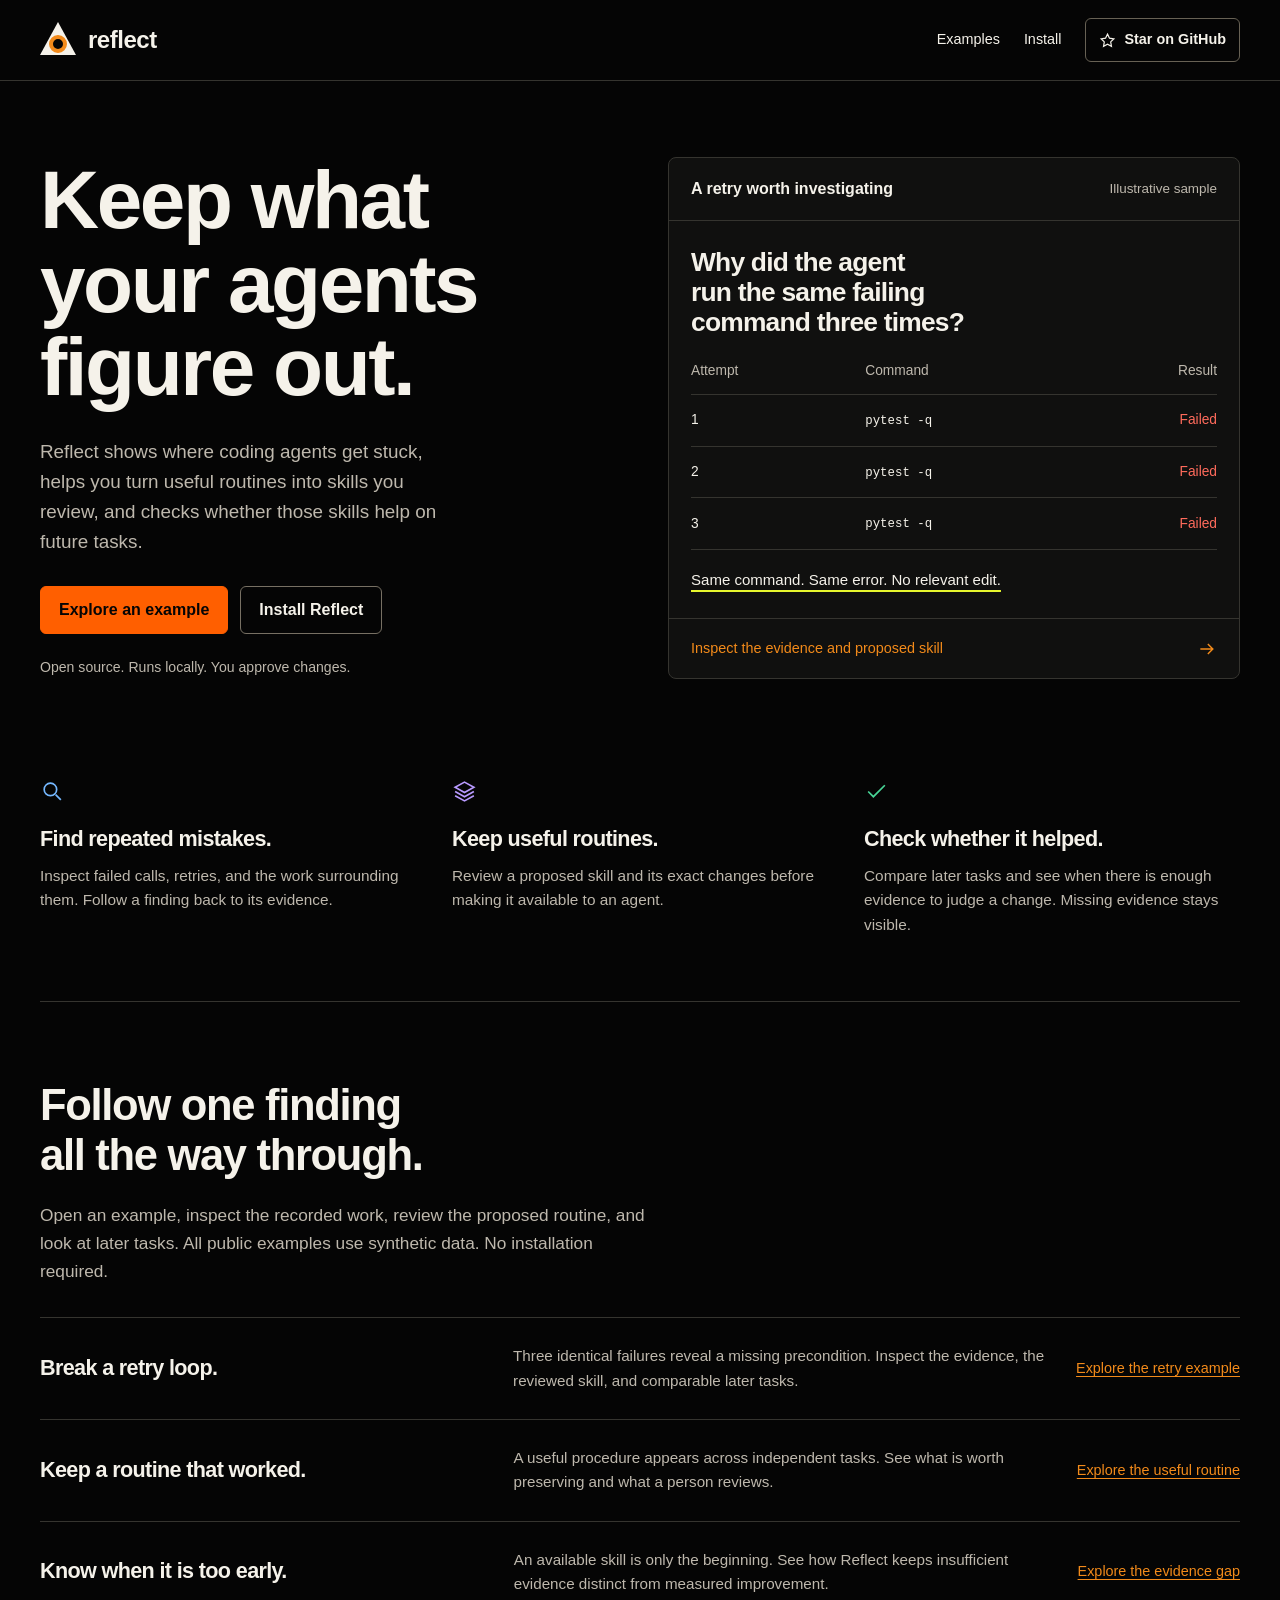
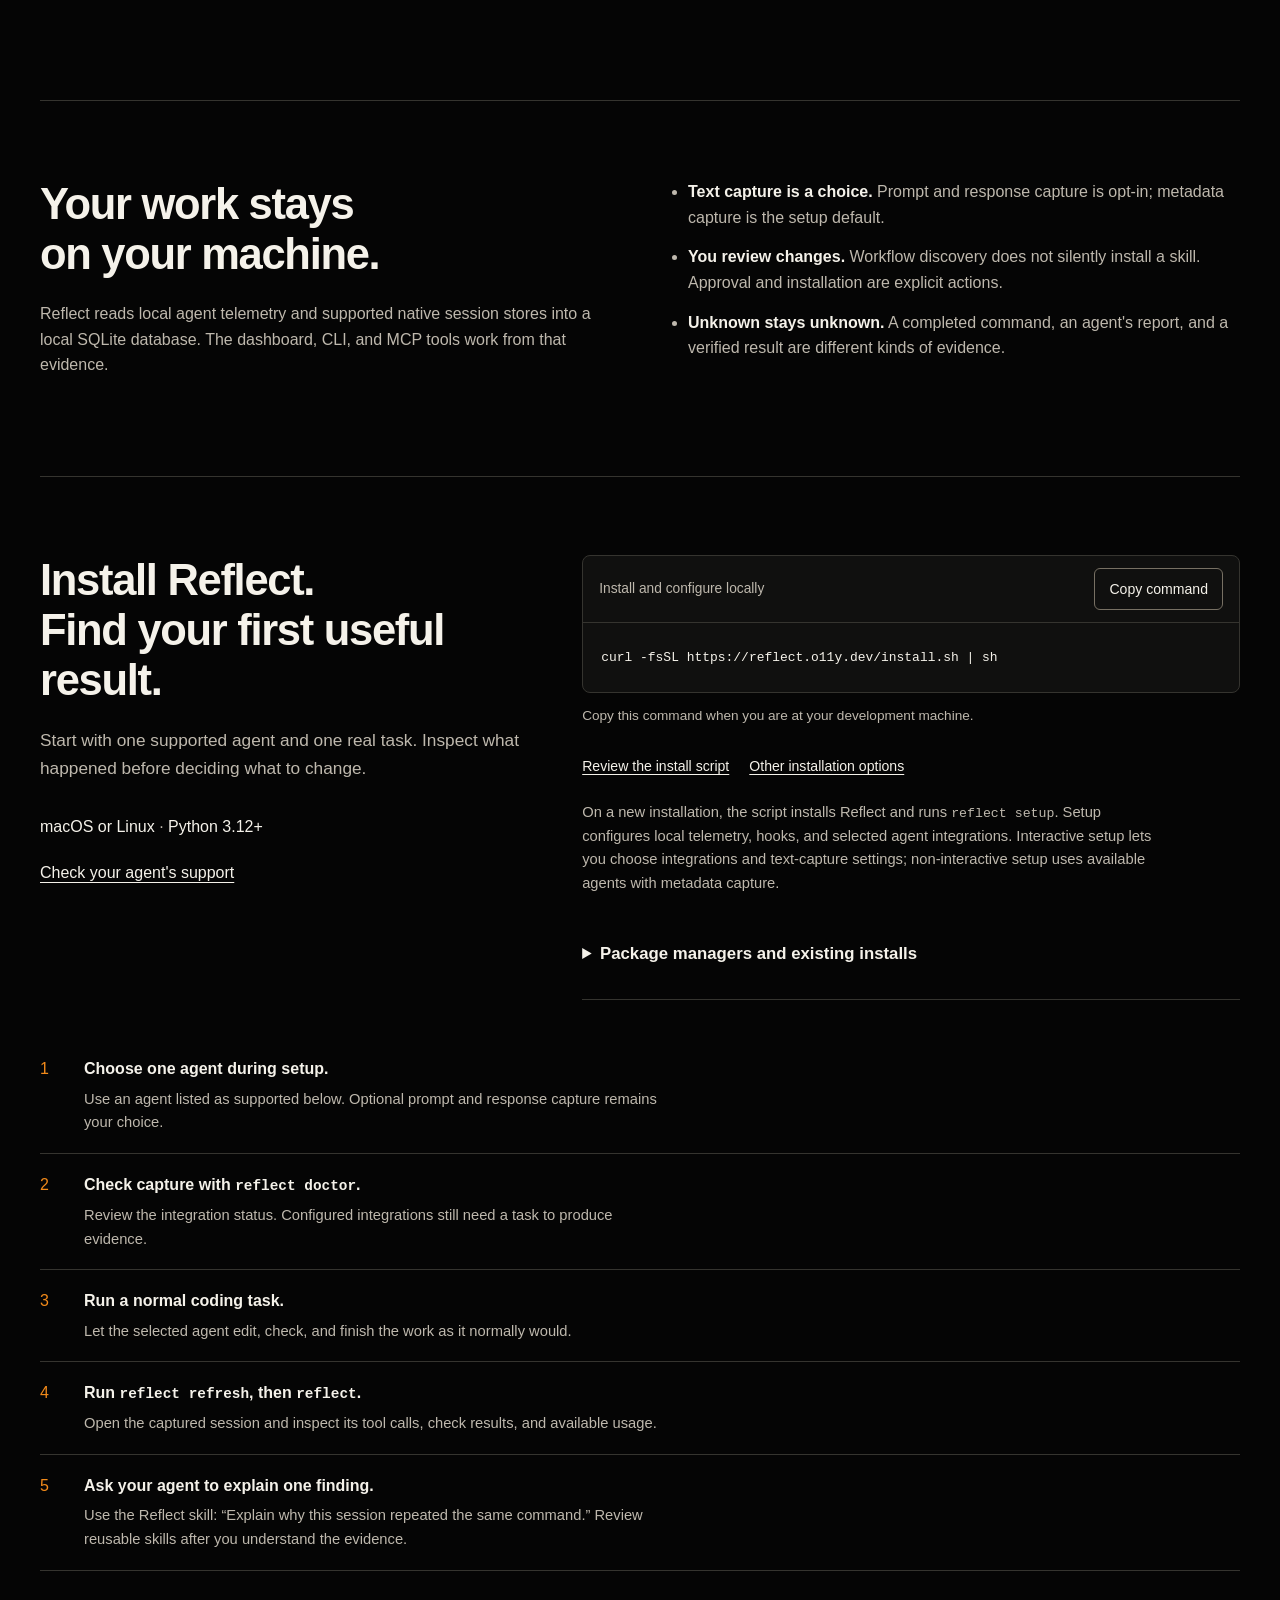
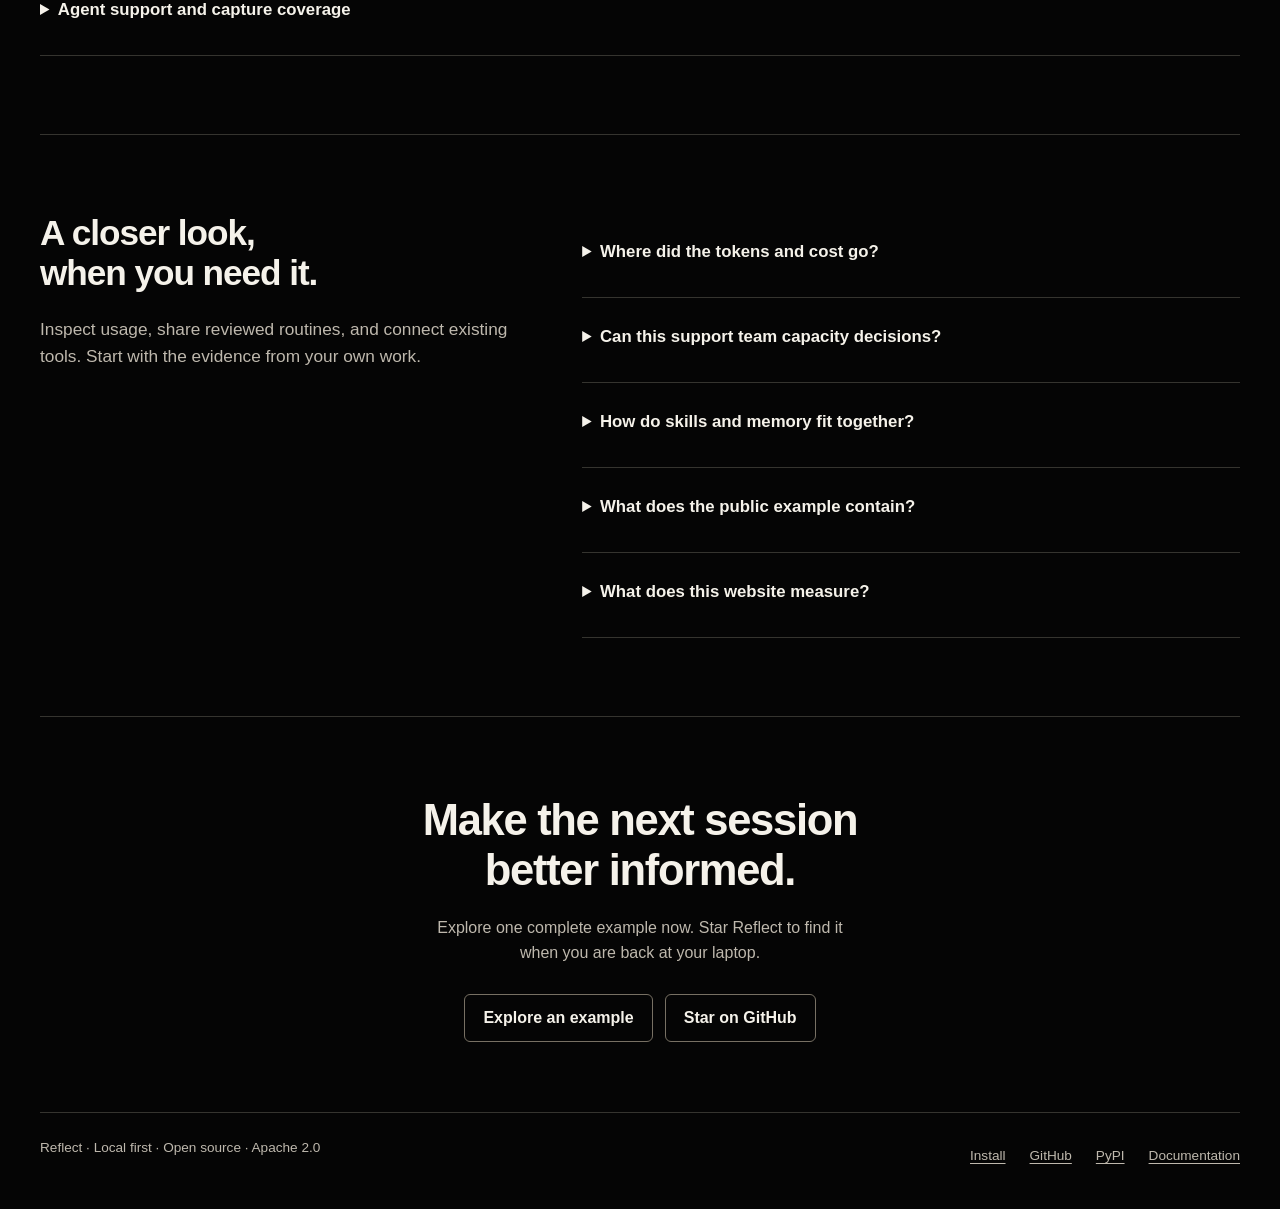
<file: docs/index.html>
<!DOCTYPE html>
<html lang="en">
<head>
  <meta charset="utf-8">
  <meta name="viewport" content="width=device-width, initial-scale=1">
  <title>Reflect — Keep what your agents figure out</title>
  <meta name="description" content="Find where coding agents get stuck, review useful routines as reusable skills, and check whether they help on future tasks. Open source and local first.">
  <link rel="canonical" href="https://reflect.o11y.dev/">
  <link rel="icon" type="image/svg+xml" href="favicon.svg">
  <meta name="color-scheme" content="dark">
  <meta name="theme-color" content="#050505">
  <meta property="og:type" content="website">
  <meta property="og:site_name" content="Reflect">
  <meta property="og:title" content="Keep what your agents figure out.">
  <meta property="og:description" content="Find repeated mistakes. Review reusable skills. Check whether they helped. Open source. Runs locally.">
  <meta property="og:url" content="https://reflect.o11y.dev/">
  <meta property="og:image" content="https://reflect.o11y.dev/og-image-v2.png">
  <meta property="og:image:type" content="image/png">
  <meta property="og:image:width" content="1200">
  <meta property="og:image:height" content="630">
  <meta property="og:image:alt" content="Reflect — see how agents work and improve what happens next.">
  <meta name="twitter:card" content="summary_large_image">
  <meta name="twitter:title" content="Keep what your agents figure out.">
  <meta name="twitter:description" content="Find repeated mistakes. Review reusable skills. Check whether they helped.">
  <meta name="twitter:image" content="https://reflect.o11y.dev/og-image-v2.png">
  <meta name="twitter:image:alt" content="Reflect — see how agents work and improve what happens next.">
  <script type="application/ld+json">
  {"@context":"https://schema.org","@graph":[
    {"@type":"SoftwareApplication","name":"Reflect","applicationCategory":"DeveloperApplication",
     "operatingSystem": "macOS, Linux","description":"Local-first coding-agent telemetry and evidence-backed workflow improvement.",
     "url":"https://reflect.o11y.dev/","downloadUrl":"https://reflect.o11y.dev/install.sh",
     "offers":{"@type":"Offer","price":"0","priceCurrency":"USD"},"license":"https://www.apache.org/licenses/LICENSE-2.0"},
    {"@type":"Organization","name":"o11y.dev","url":"https://o11y.dev/","sameAs":["https://github.com/o11y-dev"]}
  ]}
  </script>
  <script src="./assets/public-analytics.js" defer></script>
  <script src="./assets/landing.js" defer></script>
  <style>
    :root{color-scheme:dark;--bg:#050505;--panel:#10100f;--panel-2:#191917;--ink:#f5f2ea;--muted:#beb8ad;--line:#35342f;--orange:#f28a1a;--action:#ff5f00;--green:#48d597;--blue:#75b8ff;--purple:#b99aff;--yellow:#e7f72d;--red:#ff6b5c;--radius:8px}
    *{box-sizing:border-box}
    html{scroll-behavior:smooth;scrollbar-color:#5d574d var(--bg);-webkit-font-smoothing:antialiased}
    body{margin:0;background:var(--bg);color:var(--ink);font:16px/1.6 -apple-system,BlinkMacSystemFont,'SF Pro Text','Helvetica Neue',sans-serif}
    ::selection{background:var(--orange);color:var(--bg)}
    a{color:inherit;text-underline-offset:.24em;text-decoration-thickness:1px}
    a:hover{color:var(--orange)}
    a,button,summary{touch-action:manipulation}
    button{font:inherit;cursor:pointer}
    button:disabled{opacity:.65;cursor:wait}
    :focus-visible{outline:2px solid var(--orange);outline-offset:4px}
    [id]{scroll-margin-top:96px}
    h1,h2,h3{line-height:1.15;letter-spacing:-.03em;text-wrap:balance}
    h1{font-size:clamp(3.2rem,6.4vw,5.75rem);line-height:1.02;margin:0;max-width:12ch;font-weight:800}
    h2{font-size:clamp(2rem,3.4vw,3.25rem);margin:0 0 22px;max-width:24ch}
    h3{font-size:1.35rem;margin:0 0 12px}
    p{max-width:70ch;margin:0 0 20px}
    code{font-family:ui-monospace,SFMono-Regular,Menlo,Consolas,monospace;font-size:.9em;overflow-wrap:anywhere}
    .shell{width:min(1200px,calc(100% - 48px));margin:0 auto}
    .skip-link{position:fixed;left:16px;top:-100px;z-index:30;padding:10px 16px;background:var(--ink);color:var(--bg);border-radius:6px}
    .skip-link:focus{top:12px}
    .skip-link:hover{color:var(--bg)}
    .site-header{position:sticky;top:0;z-index:20;background:var(--bg);border-bottom:1px solid var(--line)}
    .nav{display:flex;align-items:center;justify-content:space-between;gap:20px;min-height:80px}
    .brand{display:inline-flex;align-items:center;gap:12px;text-decoration:none;color:var(--ink);font-size:1.5rem;font-weight:800;letter-spacing:-.02em}
    .brand:hover{color:var(--ink)}
    .mark{width:36px;height:36px;position:relative;display:inline-block;flex:none}
    .mark::before{content:"";position:absolute;inset:0;clip-path:polygon(50% 0,100% 92%,0 92%);background:var(--ink)}
    .mark::after{content:"";position:absolute;left:50%;top:60%;transform:translate(-50%,-50%);width:10px;height:10px;border:4px solid var(--orange);border-radius:50%;background:var(--bg)}
    .nav-links{display:flex;gap:24px;align-items:center;font-size:.9rem}
    .nav-links a{text-decoration:none;min-height:44px;display:inline-flex;align-items:center;gap:8px}
    .nav-star{border:1px solid #676154;border-radius:6px;padding:8px 13px;font-weight:650}
    .nav-star svg{width:17px;height:17px;fill:none;stroke:currentColor;stroke-width:1.7}
    .hero{display:grid;grid-template-columns:1fr 1fr;gap:56px;align-items:center;padding:76px 0 64px}
    .lede{font-size:1.18rem;color:var(--muted);margin:28px 0;max-width:38ch;line-height:1.6}
    .actions{display:flex;gap:12px;flex-wrap:wrap;align-items:center}
    .button{display:inline-flex;justify-content:center;align-items:center;gap:9px;min-height:48px;border:1px solid #777063;padding:10px 18px;border-radius:6px;background:transparent;color:var(--ink);font-weight:650;text-decoration:none;transition:background-color .16s ease,border-color .16s ease}
    .button:hover{color:var(--ink);background:var(--panel-2);border-color:var(--ink)}
    .button-primary{background:var(--action);color:var(--bg);border-color:var(--action)}
    .button-primary:hover{background:#ff7933;border-color:#ff7933;color:var(--bg)}
    .trust-line{margin:22px 0 0;color:var(--muted);font-size:.88rem}
    .example{background:var(--panel);border:1px solid var(--line);border-radius:var(--radius);overflow:hidden}
    .example-heading{display:flex;justify-content:space-between;align-items:center;gap:16px;padding:18px 22px;border-bottom:1px solid var(--line);font-size:.84rem;color:var(--muted)}
    .example-heading strong{color:var(--ink);font-size:1rem}
    .example-body{padding:26px 22px}
    .example-body h2{font-size:1.65rem;margin-bottom:22px;max-width:25ch}
    .evidence-table{border-collapse:collapse;width:100%;font-variant-numeric:tabular-nums;text-align:left;font-size:.86rem}
    .evidence-table th{color:var(--muted);font-weight:500;padding:0 10px 12px 0;border-bottom:1px solid var(--line)}
    .evidence-table td{padding:14px 10px 14px 0;border-bottom:1px solid var(--line);white-space:nowrap}
    .evidence-table td:last-child,.evidence-table th:last-child{text-align:right;padding-right:0}
    .failed{color:var(--red)}
    .finding{margin:18px 0 0;font-size:.94rem;color:var(--ink)}
    .finding strong{text-decoration:underline;text-decoration-color:var(--yellow);text-underline-offset:5px;text-decoration-thickness:2px;font-weight:500}
    .example-link{display:flex;align-items:center;justify-content:space-between;gap:12px;padding:18px 22px;border-top:1px solid var(--line);font-size:.9rem;text-decoration:none;color:var(--orange)}
    .example-link:hover{background:var(--panel-2)}
    .example-link svg{width:20px;height:20px;fill:none;stroke:currentColor;stroke-width:1.7;flex:none}
    .benefits{display:grid;grid-template-columns:repeat(3,1fr);gap:36px;padding:36px 0 64px;border-bottom:1px solid var(--line)}
    .benefit svg{width:25px;height:25px;stroke:currentColor;stroke-width:1.6;fill:none;margin-bottom:15px}
    .benefit p{color:var(--muted);font-size:.96rem;margin:0}
    .evidence-color{color:var(--blue)}.skill-color{color:var(--purple)}.pass-color{color:var(--green)}
    .section{padding:78px 0;border-bottom:1px solid var(--line)}
    .section-intro{color:var(--muted);font-size:1.08rem;max-width:63ch;margin-bottom:32px}
    .story-list{display:grid;gap:0}
    .story{display:grid;grid-template-columns:minmax(0,1fr) minmax(0,1.2fr) auto;gap:24px;align-items:center;padding:26px 0;border-top:1px solid var(--line)}
    .story h3{margin:0}.story p{margin:0;color:var(--muted);font-size:.95rem}
    .story a{color:var(--orange);font-size:.9rem;white-space:nowrap;padding:10px 0}
    .picture{margin:36px 0 0}.picture img{display:block;width:100%;height:auto;border:1px solid var(--line);border-radius:var(--radius)}
    .picture figcaption{margin-top:12px;font-size:.85rem;color:var(--muted)}
    .privacy{display:grid;grid-template-columns:1fr 1fr;gap:56px}
    .privacy p{color:var(--muted)}
    .privacy ul{margin:0;padding-left:20px;color:var(--muted)}
    .privacy li{margin-bottom:14px}.privacy strong{color:var(--ink);font-weight:600}
    .install-grid{display:grid;grid-template-columns:.85fr 1.15fr;gap:56px;align-items:start}
    .compatibility{color:var(--ink);font-size:1rem}.compatibility span{color:var(--muted)}
    .terminal{background:var(--panel);border:1px solid var(--line);border-radius:var(--radius);overflow:hidden}
    .terminal-head{display:flex;align-items:center;justify-content:space-between;gap:12px;padding:12px 16px;border-bottom:1px solid var(--line);color:var(--muted);font-size:.86rem}
    .copy-button{padding:8px 14px;min-height:42px;border:1px solid #777063;border-radius:6px;background:transparent;color:var(--ink);font-size:.88rem}
    .copy-button:hover{background:var(--panel-2);border-color:var(--ink)}
    .terminal pre{margin:0;padding:22px 18px;white-space:pre-wrap;overflow-wrap:anywhere;line-height:1.7;font-size:.9rem}
    .copy-status{font-size:.85rem;min-height:2.8em;margin:12px 0;color:var(--muted)}
    .install-links{display:flex;gap:20px;flex-wrap:wrap;font-size:.88rem}
    .setup-note{margin-top:24px;color:var(--muted);font-size:.92rem}
    .first-use{margin:38px 0 0;padding:0;list-style:none;counter-reset:step;display:grid;gap:0}
    .first-use li{counter-increment:step;display:grid;grid-template-columns:30px 1fr;gap:14px;padding:18px 0;border-bottom:1px solid var(--line)}
    .first-use li::before{content:counter(step);color:var(--orange);font-variant-numeric:tabular-nums}
    .first-use strong{display:block;font-weight:600}.first-use p{font-size:.92rem;color:var(--muted);margin:6px 0 0}
    details{border-bottom:1px solid var(--line);padding:20px 0}
    summary{cursor:pointer;font-size:1.05rem;font-weight:600;padding:6px 0;min-height:44px}
    details>p,details>div{margin:16px 0 4px;color:var(--muted)}
    .support-wrap{overflow-x:auto}
    .support-table{width:100%;border-collapse:collapse;text-align:left;font-size:.9rem;min-width:540px}
    .support-table th{color:var(--ink);font-weight:600}.support-table th,.support-table td{border-bottom:1px solid var(--line);padding:12px 14px 12px 0;vertical-align:top}
    .support-table th:first-child{width:26%}.support-table td:nth-child(2){white-space:nowrap}
    .advanced{display:grid;grid-template-columns:.85fr 1.15fr;gap:56px}.advanced h2{font-size:2.2rem}
    .closing{padding:78px 0 70px;text-align:center}.closing h2{margin:0 auto 20px;max-width:24ch}.closing p{margin:0 auto 28px;color:var(--muted);max-width:48ch}.closing .actions{justify-content:center}
    footer{display:flex;justify-content:space-between;gap:24px;flex-wrap:wrap;padding:24px 0 38px;border-top:1px solid var(--line);font-size:.85rem;color:var(--muted)}
    footer nav{display:flex;gap:24px;flex-wrap:wrap}footer a{padding:8px 0}
    @media(max-width:1000px){.hero{gap:30px}h1{font-size:clamp(3.2rem,6vw,5rem)}.nav-links{gap:16px}.privacy,.install-grid,.advanced{gap:32px}.story{grid-template-columns:1fr 1.2fr}.story a{grid-column:2}}
    @media(max-width:760px){.shell{width:calc(100% - 36px)}.nav{min-height:70px}.nav-links{gap:12px}.nav-detail{display:none!important}.nav-star{font-size:.82rem;padding:8px 10px}.brand{font-size:1.25rem;gap:8px}.mark{width:30px;height:30px}.mark::after{width:8px;height:8px;border-width:3px}.hero{grid-template-columns:1fr;padding:46px 0 30px;gap:36px}h1{font-size:clamp(3.1rem,11.8vw,5rem);max-width:13ch}.lede{max-width:42ch;font-size:1.08rem}.hero .actions{gap:10px}.hero .button{font-size:.94rem;padding:11px 14px}.benefits{grid-template-columns:1fr;gap:28px;padding:22px 0 42px}.benefit{display:grid;grid-template-columns:28px 1fr;column-gap:16px}.benefit svg{grid-row:1/3;margin:1px 0}.benefit p{grid-column:2}.benefit h3{margin-bottom:8px}.section{padding:48px 0}.story{grid-template-columns:1fr;gap:12px}.story a{grid-column:auto;justify-self:start}.privacy,.install-grid,.advanced{grid-template-columns:1fr;gap:24px}.install-grid h2{margin-bottom:18px}.first-use{margin-top:24px}.closing{padding:48px 0}.closing h2{font-size:2.3rem}footer{gap:10px}footer nav{gap:18px}.example-body{padding:24px 18px}.example-heading,.example-link{padding:16px 18px}.example-heading{gap:10px}.example-body h2{font-size:1.55rem}.evidence-table{font-size:.81rem}.finding{font-size:.9rem}}
    @media(prefers-reduced-motion:reduce){html{scroll-behavior:auto}*,*::before,*::after{transition:none!important;animation:none!important}}
  </style>
</head>
<body>
  <a class="skip-link" href="#main-content">Skip to main content</a>
  <header class="site-header">
    <div class="shell">
      <nav class="nav" aria-label="Primary navigation">
        <a class="brand" href="./" aria-label="Reflect home"><span class="mark" aria-hidden="true"></span><span translate="no">reflect</span></a>
        <div class="nav-links">
          <a class="nav-detail" href="#examples">Examples</a>
          <a class="nav-detail" href="#install">Install</a>
          <a class="nav-star" href="https://github.com/o11y-dev/reflect" data-public-event="github_click" data-placement="header"><svg viewBox="0 0 24 24" aria-hidden="true"><path d="m12 3 2.8 5.7 6.2.9-4.5 4.4 1.1 6.2-5.6-3-5.6 3 1.1-6.2L3 9.6l6.2-.9Z"/></svg>Star on GitHub</a>
        </div>
      </nav>
    </div>
  </header>
  <main id="main-content">
    <div class="shell">
      <section class="hero" aria-labelledby="hero-title">
        <div>
          <h1 id="hero-title">Keep what your agents figure out.</h1>
          <p class="lede">Reflect shows where coding agents get stuck, helps you turn useful routines into skills you review, and checks whether those skills help on future tasks.</p>
          <div class="actions">
            <a class="button button-primary" href="./report.html?report=reports/showcase.json" data-public-event="example_open" data-scenario="retry-recovery" data-placement="landing-hero">Explore an example</a>
            <a class="button" href="#install">Install Reflect</a>
          </div>
          <p class="trust-line">Open source. Runs locally. You approve changes.</p>
        </div>
        <aside class="example" aria-label="Illustrative retry example">
          <div class="example-heading"><strong>A retry worth investigating</strong><span>Illustrative sample</span></div>
          <div class="example-body">
            <h2>Why did the agent run the same failing command three times?</h2>
            <table class="evidence-table">
              <caption style="position:absolute;width:1px;height:1px;overflow:hidden;clip-path:inset(50%)">Synthetic command attempts, each returning ModuleNotFoundError</caption>
              <thead><tr><th scope="col">Attempt</th><th scope="col">Command</th><th scope="col">Result</th></tr></thead>
              <tbody>
                <tr><td>1</td><td><code>pytest -q</code></td><td class="failed">Failed</td></tr>
                <tr><td>2</td><td><code>pytest -q</code></td><td class="failed">Failed</td></tr>
                <tr><td>3</td><td><code>pytest -q</code></td><td class="failed">Failed</td></tr>
              </tbody>
            </table>
            <p class="finding"><strong>Same command. Same error. No relevant edit.</strong></p>
          </div>
          <a class="example-link" href="./report.html?report=reports/showcase.json" data-public-event="example_open" data-scenario="retry-recovery" data-placement="example"><span>Inspect the evidence and proposed skill</span><svg viewBox="0 0 24 24" aria-hidden="true"><path d="M4 12h15m-6-6 6 6-6 6"/></svg></a>
        </aside>
      </section>
      <section class="benefits" aria-label="What Reflect helps you do">
        <article class="benefit">
          <svg class="evidence-color" viewBox="0 0 24 24" aria-hidden="true"><circle cx="10" cy="10" r="6"/><path d="m15 15 5 5"/></svg>
          <h3>Find repeated mistakes.</h3><p>Inspect failed calls, retries, and the work surrounding them. Follow a finding back to its evidence.</p>
        </article>
        <article class="benefit">
          <svg class="skill-color" viewBox="0 0 24 24" aria-hidden="true"><path d="m12 3 9 5-9 5-9-5 9-5Zm-9 9 9 5 9-5M3 16l9 5 9-5"/></svg>
          <h3>Keep useful routines.</h3><p>Review a proposed skill and its exact changes before making it available to an agent.</p>
        </article>
        <article class="benefit">
          <svg class="pass-color" viewBox="0 0 24 24" aria-hidden="true"><path d="m4 12 5 5L20 6"/></svg>
          <h3>Check whether it helped.</h3><p>Compare later tasks and see when there is enough evidence to judge a change. Missing evidence stays visible.</p>
        </article>
      </section>

      <section class="section" id="examples" aria-labelledby="examples-title">
        <h2 id="examples-title">Follow one finding all the way through.</h2>
        <p class="section-intro">Open an example, inspect the recorded work, review the proposed routine, and look at later tasks. All public examples use synthetic data. No installation required.</p>
        <div class="story-list">
          <article class="story"><h3>Break a retry loop.</h3><p>Three identical failures reveal a missing precondition. Inspect the evidence, the reviewed skill, and comparable later tasks.</p><a href="./report.html?report=reports/showcase.json&amp;example=retry-recovery" data-public-event="example_open" data-scenario="retry-recovery" data-placement="example">Explore the retry example</a></article>
          <article class="story"><h3>Keep a routine that worked.</h3><p>A useful procedure appears across independent tasks. See what is worth preserving and what a person reviews.</p><a href="./report.html?report=reports/showcase.json&amp;example=preserve-routine" data-public-event="example_open" data-scenario="preserve-routine" data-placement="example">Explore the useful routine</a></article>
          <article class="story"><h3>Know when it is too early.</h3><p>An available skill is only the beginning. See how Reflect keeps insufficient evidence distinct from measured improvement.</p><a href="./report.html?report=reports/showcase.json&amp;example=insufficient-evidence" data-public-event="example_open" data-scenario="insufficient-evidence" data-placement="example">Explore the evidence gap</a></article>
        </div>
      </section>

      <section class="section privacy" aria-labelledby="privacy-title">
        <div><h2 id="privacy-title">Your work stays on your machine.</h2><p>Reflect reads local agent telemetry and supported native session stores into a local SQLite database. The dashboard, CLI, and MCP tools work from that evidence.</p></div>
        <ul>
          <li><strong>Text capture is a choice.</strong> Prompt and response capture is opt-in; metadata capture is the setup default.</li>
          <li><strong>You review changes.</strong> Workflow discovery does not silently install a skill. Approval and installation are explicit actions.</li>
          <li><strong>Unknown stays unknown.</strong> A completed command, an agent's report, and a verified result are different kinds of evidence.</li>
        </ul>
      </section>

      <section class="section" id="install" aria-labelledby="install-title">
        <div class="install-grid">
          <div>
            <h2 id="install-title">Install Reflect.<br>Find your first useful result.</h2>
            <p class="section-intro">Start with one supported agent and one real task. Inspect what happened before deciding what to change.</p>
            <p class="compatibility">macOS or Linux <span>·</span> Python 3.12+</p>
            <a href="#agent-support">Check your agent's support</a>
          </div>
          <div>
            <div class="terminal">
              <div class="terminal-head"><span>Install and configure locally</span><button class="copy-button" type="button" id="copy-install" aria-describedby="copy-status">Copy command</button></div>
              <pre><code id="install-command">curl -fsSL https://reflect.o11y.dev/install.sh | sh</code></pre>
            </div>
            <p class="copy-status" id="copy-status" role="status" aria-live="polite">Copy this command when you are at your development machine.</p>
            <div class="install-links"><a href="./install.sh">Review the install script</a><a href="https://github.com/o11y-dev/reflect#quick-start">Other installation options</a></div>
            <p class="setup-note">On a new installation, the script installs Reflect and runs <code>reflect setup</code>. Setup configures local telemetry, hooks, and selected agent integrations. Interactive setup lets you choose integrations and text-capture settings; non-interactive setup uses available agents with metadata capture.</p>
            <details><summary>Package managers and existing installs</summary><p>The installer prefers pipx, then uv, then an isolated pip environment. For an existing installation it updates the package while preserving setup. Review the script above before running it.</p></details>
          </div>
        </div>
        <ol class="first-use" aria-label="First useful result">
          <li><div><strong>Choose one agent during setup.</strong><p>Use an agent listed as supported below. Optional prompt and response capture remains your choice.</p></div></li>
          <li><div><strong>Check capture with <code>reflect doctor</code>.</strong><p>Review the integration status. Configured integrations still need a task to produce evidence.</p></div></li>
          <li><div><strong>Run a normal coding task.</strong><p>Let the selected agent edit, check, and finish the work as it normally would.</p></div></li>
          <li><div><strong>Run <code>reflect refresh</code>, then <code>reflect</code>.</strong><p>Open the captured session and inspect its tool calls, check results, and available usage.</p></div></li>
          <li><div><strong>Ask your agent to explain one finding.</strong><p>Use the Reflect skill: “Explain why this session repeated the same command.” Review reusable skills after you understand the evidence.</p></div></li>
        </ol>
        <details id="agent-support">
          <summary>Agent support and capture coverage</summary>
          <div class="support-wrap"><table class="support-table">
            <caption>Support follows Reflect's capability registry. Available evidence differs by agent.</caption>
            <thead><tr><th scope="col">Agent</th><th scope="col">Support</th><th scope="col">Capture path</th></tr></thead>
            <tbody>
              <tr data-agent="claude" data-support="Supported"><th scope="row">Claude Code</th><td>Supported</td><td>Native OTel + hooks + native sessions</td></tr>
              <tr data-agent="codex" data-support="Supported"><th scope="row">OpenAI Codex CLI</th><td>Supported</td><td>Native OTel + native sessions</td></tr>
              <tr data-agent="cursor" data-support="Supported"><th scope="row">Cursor</th><td>Supported</td><td>Session/log adapters + optional hooks</td></tr>
              <tr data-agent="copilot" data-support="Supported"><th scope="row">GitHub Copilot</th><td>Supported</td><td>Native OTel + hooks + native sessions</td></tr>
              <tr data-agent="opencode" data-support="Supported"><th scope="row">OpenCode</th><td>Supported</td><td>Native SQLite sessions + hooks</td></tr>
              <tr data-agent="windsurf" data-support="Supported"><th scope="row">Windsurf</th><td>Supported</td><td>Hooks + configuration snapshots</td></tr>
              <tr data-agent="antigravity" data-support="Partial"><th scope="row">Antigravity</th><td>Partial</td><td>Reflect MCP task runs; native tool telemetry unverified</td></tr>
              <tr data-agent="gemini" data-support="Historical"><th scope="row">Gemini CLI</th><td>Historical</td><td>Historical native OTel + session adapter</td></tr>
            </tbody>
          </table></div>
        </details>
      </section>

      <section class="section advanced" aria-labelledby="details-title">
        <div><h2 id="details-title">A closer look, when you need it.</h2><p class="section-intro">Inspect usage, share reviewed routines, and connect existing tools. Start with the evidence from your own work.</p></div>
        <div>
          <details><summary>Where did the tokens and cost go?</summary><p>Explore observed input, output, and cache usage alongside tools and task activity. Cost depends on available model and pricing evidence. Missing usage is not treated as zero, and provider invoices remain a separate source.</p></details>
          <details><summary>Can this support team capacity decisions?</summary><p>Use scoped usage and workflow evidence to explain demand and proposed improvements. A high token count alone does not establish waste, and a change in outcomes does not automatically establish that a skill caused it.</p></details>
          <details><summary>How do skills and memory fit together?</summary><p>Reflect keeps telemetry evidence and reviewable skills in its local store. Optional memory integrations can supply additional context. External recall remains distinct from verified session evidence. <a href="https://github.com/o11y-dev/reflect#memory">Read about memory integrations</a>.</p></details>
          <details><summary>What does the public example contain?</summary><p>The report uses a fictional, deterministic dataset processed through Reflect. Its sessions, skills, and outcomes are illustrative. It contains no exported private sessions. The local dashboard shows your own captured evidence.</p></details>
          <details><summary>What does this website measure?</summary><p>The public website records example interactions, GitHub clicks, and successful install-command copies through its existing analytics integration. A click does not establish a star, and a copied command does not establish an installation. Local dashboard navigation is excluded.</p></details>
        </div>
      </section>

      <section class="closing" aria-labelledby="closing-title">
        <h2 id="closing-title">Make the next session better informed.</h2>
        <p>Explore one complete example now. Star Reflect to find it when you are back at your laptop.</p>
        <div class="actions"><a class="button" href="./report.html?report=reports/showcase.json" data-public-event="example_open" data-scenario="retry-recovery" data-placement="footer">Explore an example</a><a class="button" href="https://github.com/o11y-dev/reflect" data-public-event="github_click" data-placement="footer">Star on GitHub</a></div>
      </section>
      <footer>
        <span>Reflect · Local first · Open source · Apache 2.0</span>
        <nav aria-label="Footer"><a href="#install">Install</a><a href="https://github.com/o11y-dev/reflect" data-public-event="github_click" data-placement="footer">GitHub</a><a href="https://pypi.org/project/o11y-reflect/">PyPI</a><a href="https://github.com/o11y-dev/reflect#readme">Documentation</a></nav>
      </footer>
    </div>
  </main>
</body>
</html>
</file>
